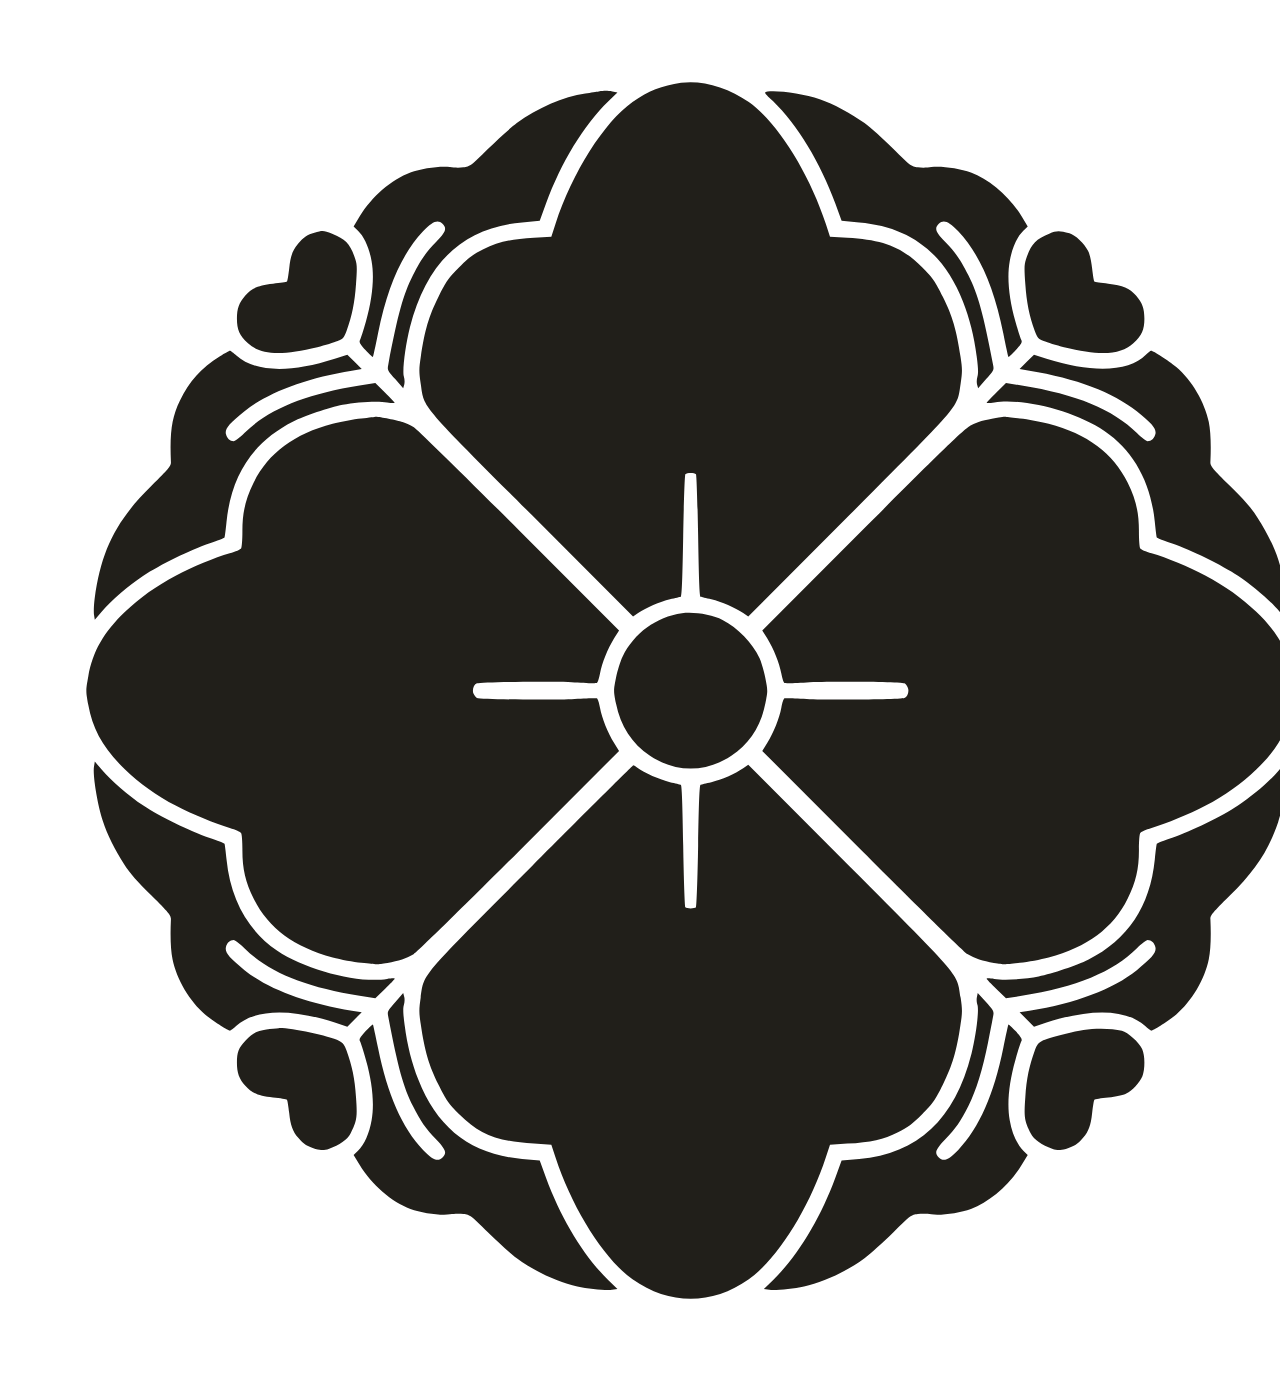
<file: menu/kamon.html>
<?xml version="1.0" standalone="no"?>
<!DOCTYPE svg PUBLIC "-//W3C//DTD SVG 20010904//EN"
 "http://www.w3.org/TR/2001/REC-SVG-20010904/DTD/svg10.dtd">
<svg version="1.0" xmlns="http://www.w3.org/2000/svg"
 width="1024.000000pt" height="1024.000000pt" viewBox="0 0 1024.000000 1024.000000"
 preserveAspectRatio="xMidYMid meet">

<g transform="translate(0.000000,1024.000000) scale(0.100000,-0.100000)"
fill="#211F1A" stroke="none">
<path d="M5048 9679 c-143 -21 -248 -63 -364 -144 -214 -152 -451 -528 -578 -915 l-31 -95 -130 -8 c-177 -10 -272 -32 -380 -86 -74 -36 -106 -61 -181 -135 -82 -83 -96 -103 -156 -223 -71 -141 -103 -251 -132 -449 -14 -89 -14 -112 -1 -200 29 -189 -22 -129 834 -987 l759 -761 38 26 c61 42 162 86 239 104 39 9 75 17 81 19 8 2 13 140 18 457 4 249 12 457 16 462 12 12 68 12 80 0 4 -5 12 -213 16 -462 5 -317 10 -455 18 -457 6 -2 42 -10 81 -19 77 -18 178 -62 239 -104 l38 -26 759 761 c856 858 805 798 834 987 13 88 13 111 -1 200 -29 198 -61 308 -132 449 -60 120 -74 140 -156 223 -152 151 -287 205 -561 221 l-130 8 -31 95 c-127 387 -364 763 -578 915 -156 110 -355 167 -508 144z"/>
<path d="M4430 9614 c-14 -2 -59 -9 -100 -15 -165 -24 -359 -108 -514 -222 -44 -33 -141 -120 -215 -193 -130 -129 -135 -133 -185 -139 -28 -4 -73 -3 -101 2 -65 11 -211 -9 -297 -40 -140 -51 -290 -181 -380 -329 l-46 -76 33 -32 c47 -45 85 -131 102 -229 22 -120 6 -283 -42 -450 -19 -67 -39 -130 -45 -141 -8 -15 -1 -28 41 -75 29 -30 53 -54 56 -52 2 3 19 81 38 176 72 354 179 597 338 766 72 76 111 91 146 56 34 -34 26 -58 -47 -135 -82 -85 -115 -132 -175 -251 -73 -146 -111 -284 -185 -670 -8 -39 -6 -42 52 -108 l60 -69 8 29 c4 15 3 42 -3 60 -13 39 11 231 45 366 125 492 402 751 842 789 l132 12 47 129 c114 310 284 590 468 768 l68 66 -38 7 c-39 6 -60 6 -103 0z"/>
<path d="M5697 9613 c-29 -5 -29 -5 40 -71 184 -179 354 -459 468 -769 l47 -129 132 -12 c381 -33 634 -226 778 -593 51 -131 83 -258 103 -410 12 -88 13 -129 6 -152 -6 -18 -7 -45 -3 -60 l8 -29 60 69 c58 66 60 69 52 108 -74 386 -112 524 -185 670 -60 119 -93 166 -175 251 -73 77 -81 101 -47 135 35 35 74 20 146 -56 159 -169 266 -412 338 -766 19 -95 36 -173 38 -176 3 -2 27 22 56 52 42 47 49 60 41 75 -6 11 -26 74 -45 141 -48 167 -64 330 -42 450 17 98 55 184 102 229 l33 32 -46 76 c-90 148 -240 278 -380 329 -86 31 -232 51 -297 40 -27 -5 -73 -6 -101 -2 -50 6 -55 10 -185 139 -74 73 -170 160 -215 193 -94 69 -236 145 -336 179 -118 40 -319 69 -391 57z"/>
<path d="M2298 8555 c-51 -14 -83 -35 -121 -81 -43 -51 -58 -93 -68 -187 -6 -51 -13 -95 -17 -99 -4 -3 -50 -11 -104 -16 -110 -12 -159 -33 -208 -88 -47 -54 -63 -99 -63 -174 0 -82 19 -125 83 -184 93 -87 248 -96 520 -30 58 14 126 35 152 46 42 18 48 25 67 76 42 117 61 210 71 350 9 121 8 149 -5 188 -38 113 -69 147 -174 190 -64 27 -69 27 -133 9z"/>
<path d="M7809 8547 c-105 -44 -136 -78 -174 -191 -13 -39 -14 -67 -5 -188 10 -140 29 -233 71 -350 19 -51 25 -58 67 -76 26 -11 94 -32 152 -46 272 -66 427 -57 520 30 64 59 83 102 83 184 0 75 -16 120 -63 174 -49 55 -98 76 -208 88 -54 5 -100 13 -104 16 -4 4 -11 48 -17 99 -6 53 -18 108 -30 130 -28 56 -97 121 -140 133 -78 21 -96 20 -152 -3z"/>
<path d="M1590 7629 c-144 -91 -230 -187 -301 -334 -61 -125 -77 -238 -67 -462 1 -28 -15 -47 -144 -175 -267 -262 -378 -482 -428 -847 -6 -46 -8 -101 -5 -122 l6 -37 53 61 c69 82 199 194 311 269 120 80 353 194 493 242 62 21 114 41 116 45 2 3 9 57 15 118 35 351 202 602 500 752 79 40 271 105 371 125 104 21 264 30 333 18 31 -5 57 -6 57 -2 0 4 -33 38 -73 77 l-72 70 -118 -18 c-410 -66 -685 -179 -864 -357 -34 -34 -70 -62 -80 -62 -29 0 -52 22 -59 56 -7 39 24 77 140 170 178 142 459 248 805 304 l74 12 -54 54 -54 54 -94 -31 c-338 -109 -600 -100 -738 25 -22 20 -44 36 -49 36 -5 0 -38 -19 -74 -41z"/>
<path d="M8534 7639 c-123 -128 -404 -139 -745 -30 l-94 31 -54 -54 -54 -54 74 -12 c346 -56 627 -162 805 -304 116 -93 147 -131 140 -170 -7 -34 -30 -56 -59 -56 -10 0 -46 28 -80 62 -179 178 -454 291 -864 357 l-118 18 -72 -70 c-40 -39 -73 -73 -73 -77 0 -4 26 -3 58 2 214 35 608 -67 825 -214 218 -148 348 -382 378 -681 6 -61 13 -115 15 -118 2 -4 54 -24 116 -45 140 -48 373 -162 493 -242 112 -75 242 -187 311 -269 l53 -61 6 37 c11 64 -25 283 -67 411 -31 97 -90 216 -159 321 -44 69 -99 132 -207 237 -129 128 -145 147 -144 175 6 133 2 233 -12 302 -30 149 -129 317 -244 413 -60 50 -172 122 -189 122 -5 0 -22 -14 -39 -31z"/>
<path d="M2757 7174 c-1 -1 -49 -7 -107 -13 -58 -6 -155 -24 -215 -40 -289 -76 -485 -222 -593 -442 -62 -127 -85 -225 -84 -369 0 -58 -4 -112 -9 -121 -4 -9 -43 -26 -86 -39 -112 -32 -281 -103 -402 -166 -150 -79 -272 -166 -383 -273 -160 -153 -243 -298 -276 -485 -19 -104 -19 -108 0 -212 33 -187 116 -332 276 -485 111 -107 233 -194 383 -273 121 -63 290 -134 402 -166 43 -13 82 -30 86 -39 5 -9 9 -63 9 -121 -1 -144 22 -242 84 -369 108 -220 304 -366 593 -442 60 -16 157 -34 215 -40 127 -14 110 -14 196 -1 83 14 143 34 199 67 22 13 377 361 789 773 l749 750 -37 59 c-49 80 -91 185 -106 265 -7 37 -17 69 -24 71 -6 2 -81 0 -166 -5 -151 -10 -703 -4 -733 7 -8 4 -19 17 -25 31 -13 27 0 69 25 79 30 11 582 17 733 7 85 -5 160 -7 166 -5 7 2 17 34 24 71 15 80 57 185 106 265 l37 59 -749 750 c-412 412 -767 760 -790 774 -23 13 -61 31 -85 39 -41 14 -196 44 -202 39z"/>
<path d="M7430 7168 c-121 -22 -154 -31 -207 -58 -49 -25 -176 -148 -812 -784 l-754 -754 37 -59 c49 -80 91 -185 106 -265 7 -37 17 -69 24 -71 6 -2 81 0 166 5 151 10 703 4 733 -7 8 -4 19 -17 25 -31 13 -27 0 -69 -25 -79 -30 -11 -582 -17 -733 -7 -85 5 -160 7 -166 5 -7 -2 -17 -34 -24 -71 -15 -80 -57 -185 -106 -265 l-37 -59 749 -750 c412 -412 767 -760 789 -773 56 -33 116 -53 199 -67 86 -13 69 -13 196 1 58 6 155 24 215 40 289 76 485 222 593 442 62 127 85 225 84 369 0 58 4 112 9 121 4 9 43 26 86 39 112 32 281 103 402 166 150 79 272 166 383 273 160 153 243 298 276 485 19 104 19 108 0 212 -33 187 -116 332 -276 485 -111 107 -233 194 -383 273 -121 63 -290 134 -402 166 -43 13 -82 30 -86 39 -5 9 -9 63 -9 121 1 144 -22 242 -84 369 -108 220 -304 366 -593 442 -60 16 -157 34 -215 40 -58 6 -107 12 -110 13 -3 2 -25 -1 -50 -6z"/>
<path d="M5055 5700 c-194 -28 -358 -148 -446 -325 -16 -33 -38 -104 -49 -158 -19 -96 -19 -98 0 -194 34 -171 119 -300 255 -392 190 -127 420 -127 610 0 136 92 221 221 255 392 19 96 19 98 0 192 -10 52 -30 119 -43 148 -53 114 -165 230 -278 287 -77 40 -218 63 -304 50z"/>
<path d="M645 4551 c-11 -64 25 -283 67 -411 31 -97 90 -216 159 -321 44 -69 99 -132 207 -237 129 -128 145 -147 144 -175 -6 -133 -2 -233 12 -302 30 -149 129 -317 244 -413 57 -47 172 -122 187 -122 4 0 26 16 48 36 138 125 400 134 738 25 l94 -31 54 54 54 54 -74 12 c-346 56 -627 162 -805 304 -116 93 -147 131 -140 170 7 34 30 56 59 56 10 0 46 -28 80 -62 179 -178 454 -291 864 -357 l118 -18 72 70 c40 39 73 73 73 77 0 4 -26 3 -57 -2 -215 -35 -609 67 -826 214 -218 148 -348 382 -378 681 -6 61 -13 115 -15 118 -2 4 -54 24 -116 45 -140 48 -373 162 -493 242 -112 75 -242 187 -311 269 l-53 61 -6 -37z"/>
<path d="M9534 4525 c-66 -79 -198 -192 -309 -267 -120 -80 -353 -194 -493 -242 -62 -21 -114 -41 -116 -45 -2 -3 -9 -57 -15 -118 -35 -351 -202 -602 -500 -752 -79 -40 -271 -105 -371 -125 -104 -21 -264 -30 -332 -18 -32 5 -58 6 -58 2 0 -4 33 -38 73 -77 l72 -70 118 18 c410 66 685 179 864 357 34 34 70 62 80 62 29 0 52 -22 59 -56 7 -39 -24 -77 -140 -170 -178 -142 -459 -248 -805 -304 l-74 -12 54 -54 54 -54 94 31 c338 109 600 100 738 -25 22 -20 44 -36 48 -36 15 0 130 75 187 122 115 96 214 264 244 413 14 69 18 169 12 302 -1 28 15 47 144 175 192 188 292 340 364 552 44 128 83 376 67 426 -8 24 -9 24 -59 -35z"/>
<path d="M3927 3801 c-854 -856 -803 -796 -832 -985 -13 -88 -13 -111 1 -200 29 -198 61 -308 132 -449 60 -120 74 -140 156 -223 152 -151 287 -205 561 -221 l130 -8 31 -95 c127 -387 364 -763 578 -915 276 -195 596 -195 872 0 214 152 451 528 578 915 l31 95 130 8 c177 10 272 32 380 86 74 36 106 61 181 135 82 83 96 103 156 223 71 141 103 251 132 449 14 89 14 112 1 200 -29 189 22 129 -834 987 l-759 761 -38 -26 c-61 -42 -162 -86 -239 -104 -39 -9 -75 -17 -81 -19 -8 -2 -13 -140 -18 -457 -4 -249 -12 -457 -16 -462 -5 -5 -23 -9 -40 -9 -17 0 -35 4 -40 9 -4 5 -12 213 -16 462 -5 317 -10 455 -18 457 -6 2 -42 10 -81 19 -74 17 -199 72 -242 106 -14 11 -29 20 -33 20 -3 0 -347 -342 -763 -759z"/>
<path d="M2904 2783 c-58 -66 -60 -69 -52 -108 74 -386 112 -524 185 -670 60 -119 93 -166 175 -251 73 -77 81 -101 47 -135 -35 -35 -74 -20 -146 56 -159 169 -266 412 -338 766 -19 95 -36 173 -38 176 -3 2 -27 -22 -56 -52 -42 -47 -49 -60 -41 -75 6 -11 26 -74 45 -141 48 -167 64 -330 42 -450 -17 -98 -55 -184 -102 -229 l-33 -32 46 -76 c90 -148 240 -278 380 -329 86 -31 232 -51 297 -40 28 5 73 6 101 2 50 -6 55 -10 185 -139 74 -73 171 -160 215 -193 133 -98 311 -181 454 -212 86 -19 219 -31 260 -25 l41 7 -68 66 c-184 178 -354 458 -468 768 l-47 129 -132 12 c-381 33 -634 226 -778 593 -51 131 -83 258 -103 410 -12 88 -13 129 -6 152 6 18 7 45 3 60 l-8 29 -60 -69z"/>
<path d="M7267 2822 c-4 -17 -2 -44 4 -60 13 -37 -11 -232 -45 -365 -125 -492 -402 -751 -842 -789 l-132 -12 -47 -129 c-114 -310 -284 -590 -468 -768 l-68 -66 41 -7 c41 -6 174 6 260 25 143 31 321 114 454 212 44 33 141 120 215 193 130 129 135 133 185 139 28 4 74 3 101 -2 65 -11 211 9 297 40 140 51 290 181 380 329 l46 76 -33 32 c-47 45 -85 131 -102 229 -22 120 -6 283 42 450 19 67 39 130 45 141 8 15 1 28 -41 75 -29 30 -53 54 -56 52 -2 -3 -19 -81 -38 -176 -72 -354 -179 -597 -338 -766 -72 -76 -111 -91 -146 -56 -34 34 -26 58 47 135 82 85 115 132 175 251 58 116 108 279 147 475 17 85 34 173 38 196 8 40 7 42 -53 109 l-62 68 -6 -31z"/>
<path d="M1938 2579 c-74 -11 -104 -27 -156 -83 -54 -58 -64 -85 -65 -166 0 -75 16 -120 63 -174 49 -55 98 -76 208 -88 54 -5 100 -13 104 -16 4 -4 11 -48 17 -99 10 -94 25 -136 68 -187 40 -48 71 -67 129 -83 50 -12 61 -12 103 2 75 25 138 69 160 114 48 94 52 120 41 273 -9 139 -29 233 -71 349 -16 44 -27 59 -54 72 -82 39 -365 99 -455 96 -19 -1 -61 -5 -92 -10z"/>
<path d="M8066 2575 c-103 -17 -263 -59 -311 -82 -27 -13 -38 -28 -54 -72 -42 -116 -62 -210 -71 -349 -11 -153 -7 -179 41 -273 22 -45 85 -89 160 -114 42 -14 53 -14 103 -2 58 16 89 35 129 83 43 51 58 93 68 187 6 51 13 95 17 99 4 3 50 11 104 16 59 7 111 18 135 31 47 23 99 80 121 130 21 49 20 157 -2 203 -25 52 -106 125 -152 137 -69 18 -195 21 -288 6z"/>
</g>
</svg>
</file>
